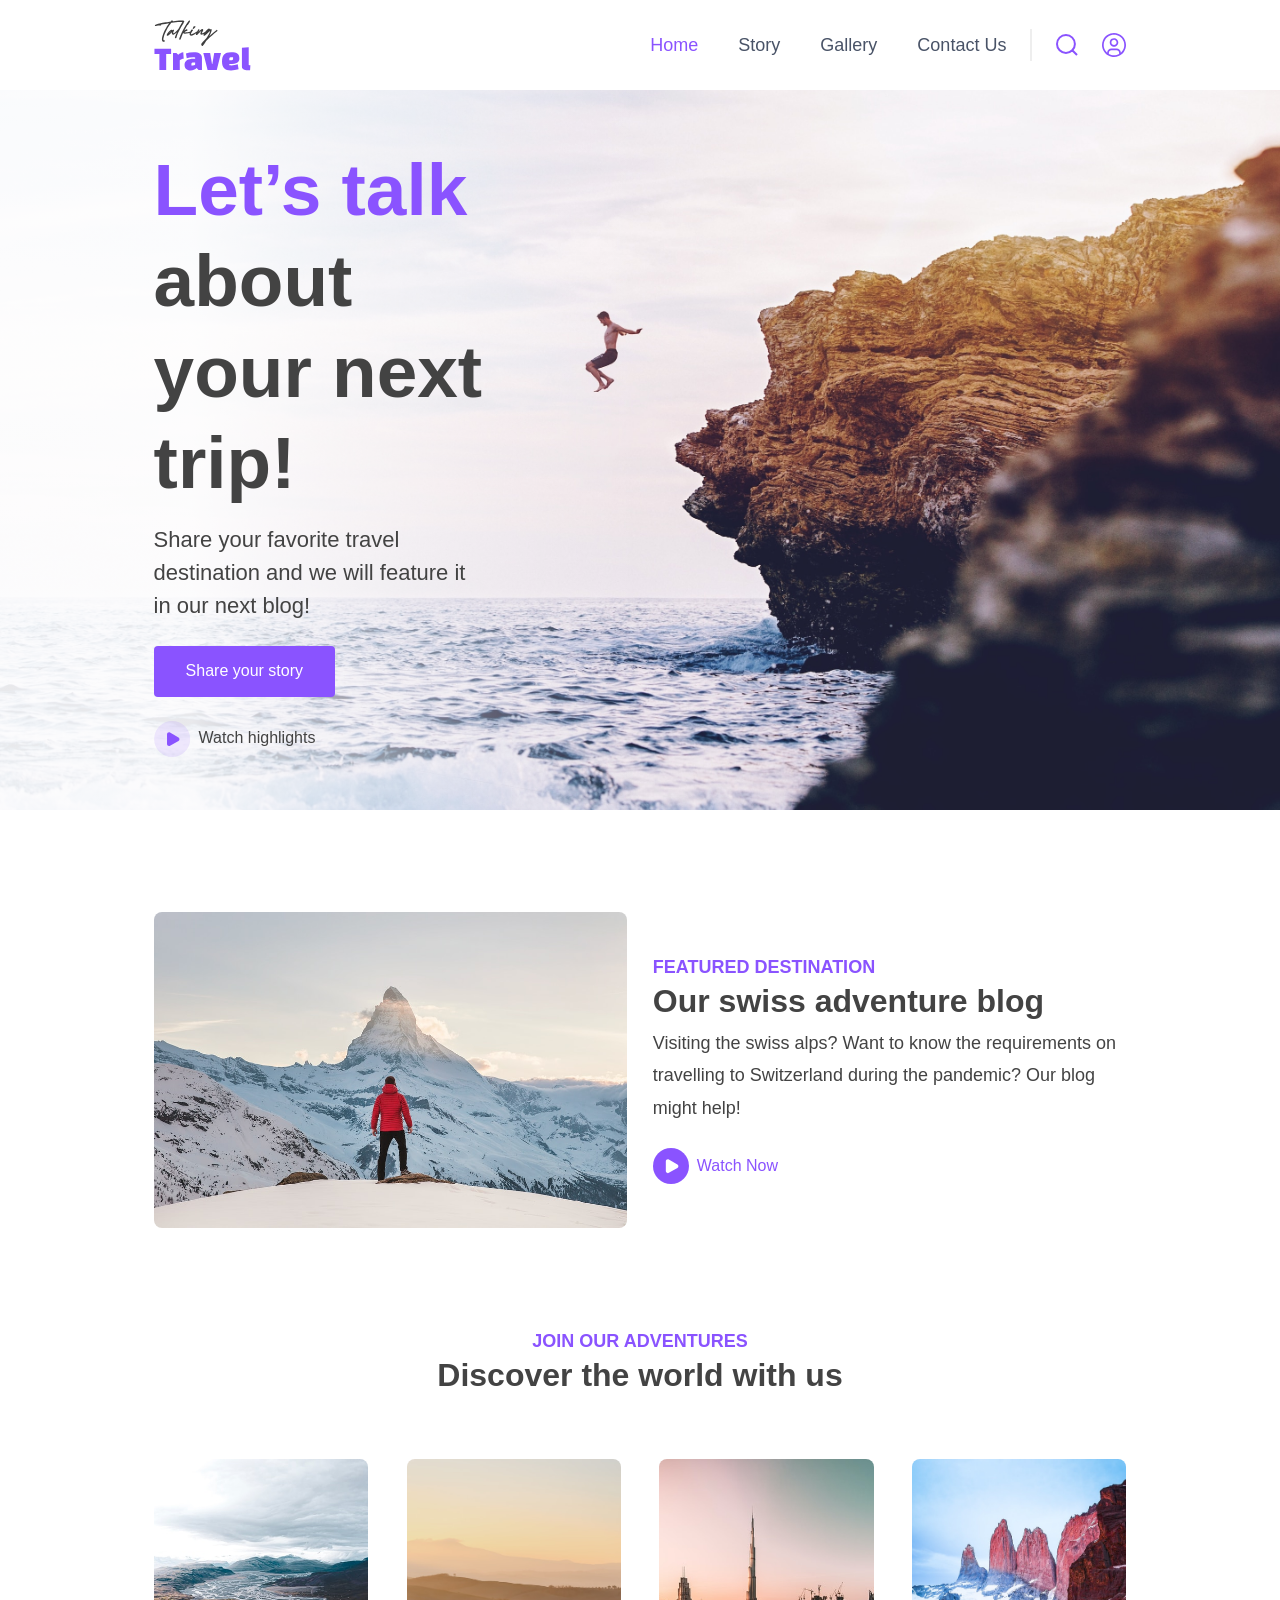
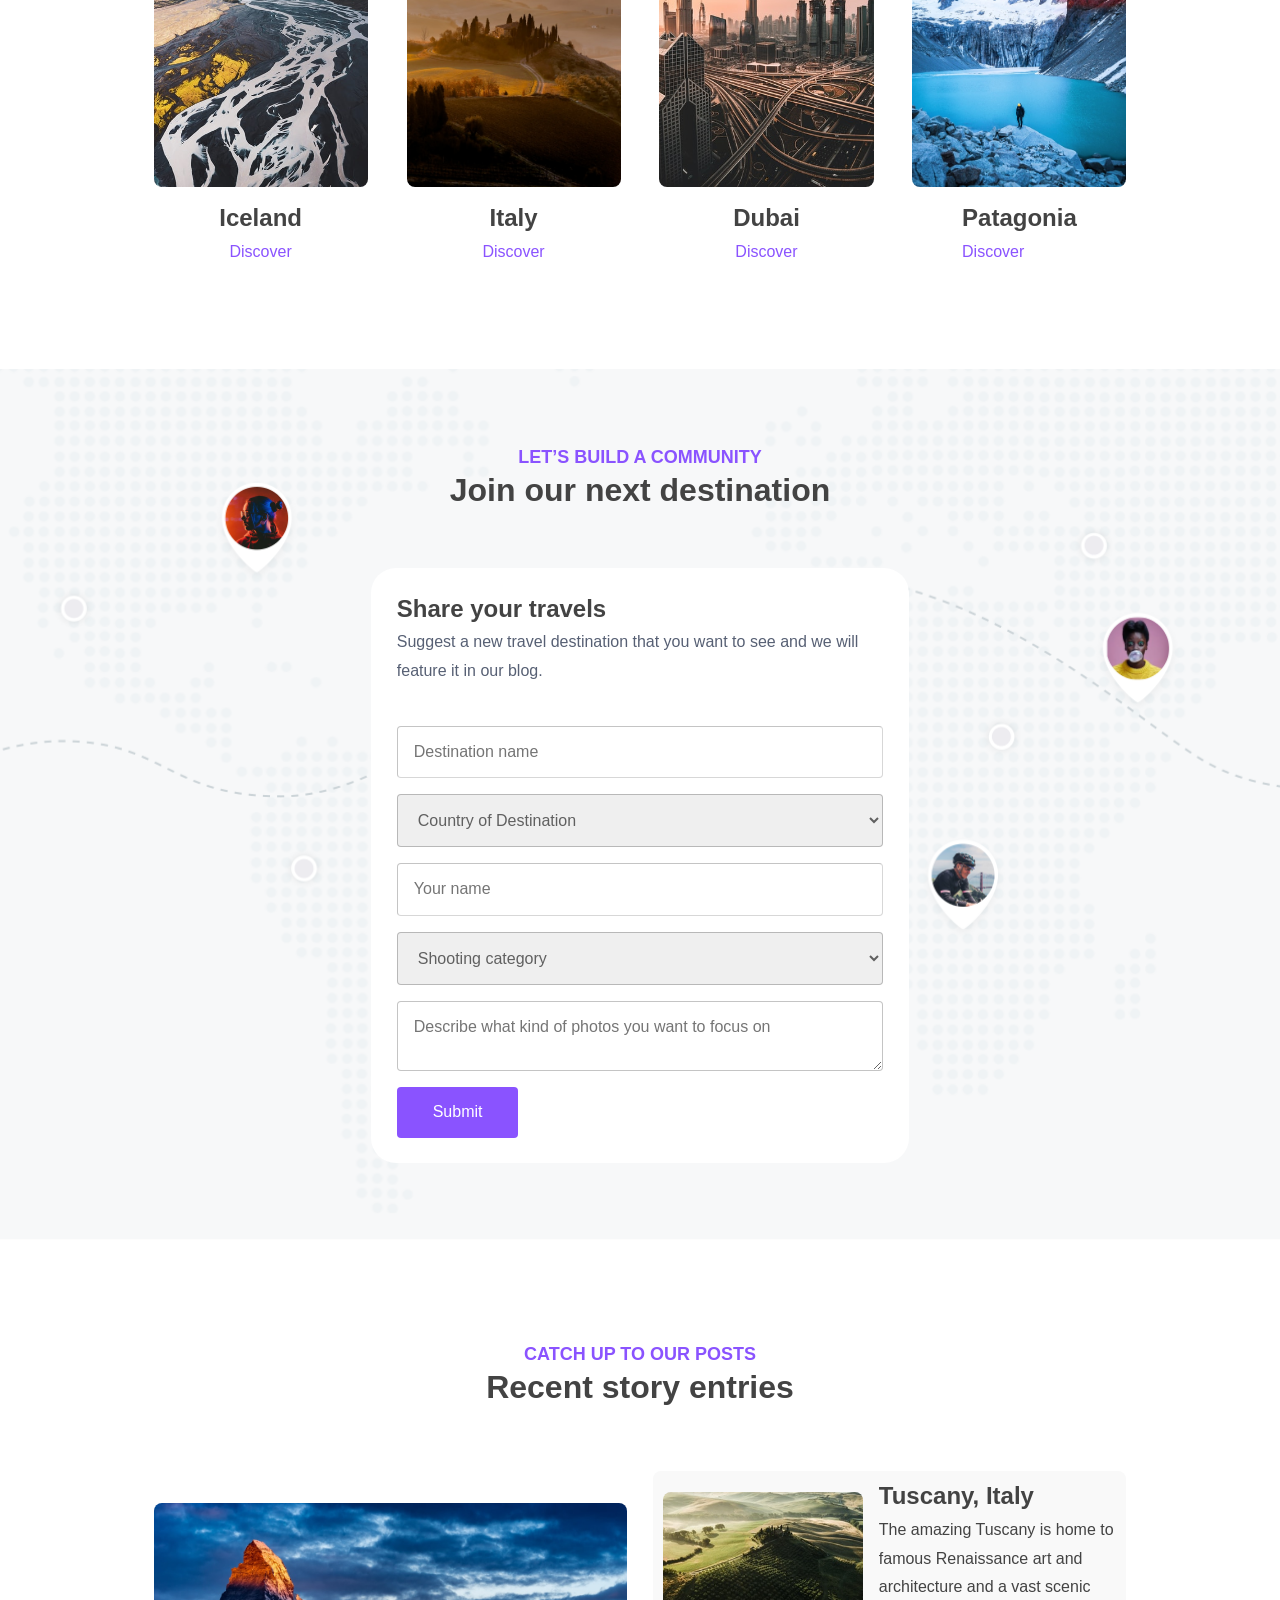
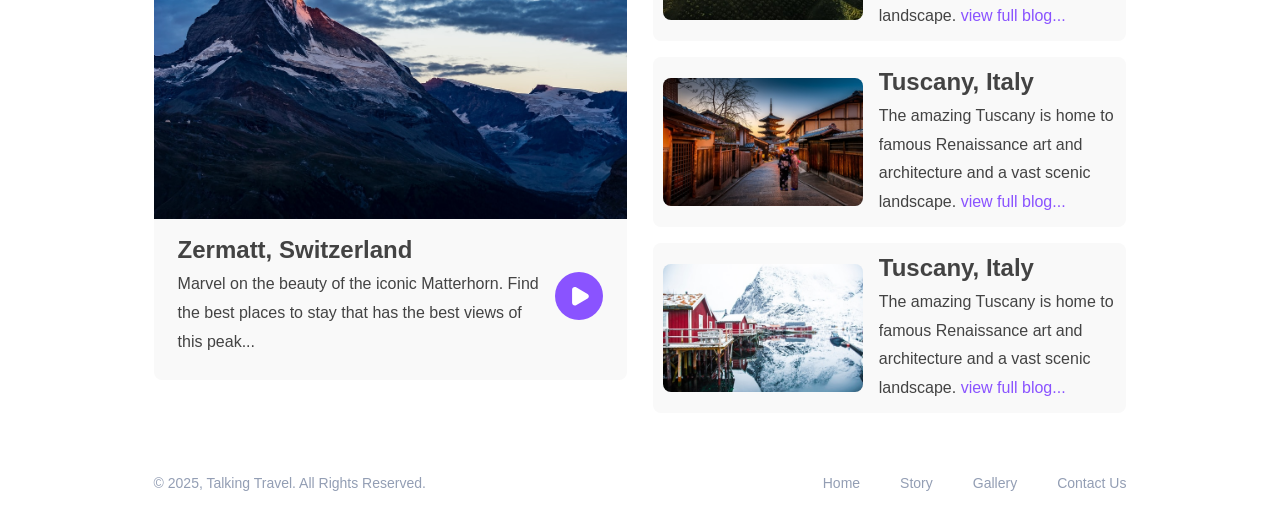
<file: index.html>
<!DOCTYPE html>
<html lang="en">
<head>
    <meta charset="UTF-8">
    <meta name="viewport" content="width=device-width, initial-scale=1.0">
    <link rel="stylesheet" href="src\styles\normalize.css">
    <link rel="stylesheet" href="src\styles\typography.css">
    <link rel="stylesheet" href="src\styles\blocks.css">
    <link rel="stylesheet" href="src\styles\sections-containers.css">
    <link rel="stylesheet" href="src\styles\header.css">
    <link rel="stylesheet" href="src\styles\footer.css">
    <link rel="stylesheet" href="src\styles\form.css">
    <link rel="stylesheet" href="src\styles\cards.css">
    <link rel="stylesheet" href="src\styles\modificators.css">
    <title>Homepage</title>
</head>
<body>
    <header class="header-container">
        <div class="logo-container">
            <img class="sub-logo-text" src="src\assets\logos\sub-logo-text.svg">
            <img class="main-logo-text" src="src\assets\logos\logo-text.svg">
        </div>
        <nav class="menu">
            <ul class="menu-pages">
                <li class="menu-pages__item menu-pages__item_active">Home</li>
                <li class="menu-pages__item">Story</li>
                <li class="menu-pages__item">Gallery</li>
                <li class="menu-pages__item">Contact us</li>
            </ul>
            <div class="vertical-divider"></div>
            <div class="menu-actions">
                <a class="menu-actions__action">
                    <img src="src\assets\icons\search-icon.svg">
                </a>
                <a class="menu-actions__action">
                    <img src="src\assets\icons\profile-icon.svg">
                </a>
            </div>
        </nav>
    </header>
    <div class="page-container">
        <div class="section-with-background-img hero-section hero-section__img">
            <div class="hero-container section-columns__column">
                <div class="hero-offer">
                    <h1 class="hero-header fade-in-lines"><span class="primary-color">Let’s talk</span> about your next trip!</h1>
                    <p class="hero-description">Share your favorite travel destination and we will feature it in our next blog!</p>
                </div>
                <div class="cta">
                    <button class="cta__button">Share your story</button>
                    <div class="cta__watch">
                        <img src="src\assets\icons\watch-icon.svg" alt="Человек прыгает в море со скалы">
                        <p>Watch highlights</p>
                    </div>
                </div>
            </div>
        </div>
        <div class="section">
            <div class="section-columns">
                <div class="section-columns__column">
                    <div class="image-container">
                        <img src="src\assets\images\info-section.jpg" alt="Человек стоит на горе и смотрит на вершину">
                    </div>
                </div>
                <div class="section-columns__column">
                    <h2 class="section-header">
                        <strong>Featured Destination</strong>
                        Our swiss adventure blog
                    </h2>
                    <p class="lead-text">Visiting the swiss alps? Want to know the requirements on travelling to Switzerland during the pandemic? Our blog might help! </p>
                    <div class="cta cta__watch">
                        <img src="src\assets\icons\watch-icon-accent.svg" alt="">
                        <a>Watch now</a>
                    </div>
                </div>
            </div>
        </div>
        <div class="section">
            <h2 class="section-header align-items-center">
                <strong>Join our adventures</strong>
                Discover the world with us
            </h2>
            <div class="cards-container">
                <div class="card">
                    <div class="image-container card__img-container">
                        <img src="src\assets\images\iceland-card-image.jpg" alt="Река течёт в горах Исландии">
                    </div>
                    <div class="card__title align-items-center">
                        <h3>Iceland</h3>
                        <a>Discover</a>
                    </div>
                </div>
                <div class="card">
                    <div class="image-container card__img-container">
                        <img src="src\assets\images\italy-card-image.jpg" alt="Красивая итальянская степь">
                    </div>
                    <div class="card__title align-items-center">
                        <h3>Italy</h3>
                        <a>Discover</a>
                    </div>
                </div>
                <div class="card">
                    <div class="image-container card__img-container">
                        <img src="src\assets\images\dubai-card-image.jpg" alt="Автомагистраль в Дубаи">
                    </div>
                    <div class="card__title align-items-center">
                        <h3>Dubai</h3>
                        <a>Discover</a>
                    </div>
                </div>
                <div class="card">
                    <div class="image-container card__img-container">
                        <img src="src\assets\images\patagonia-card-image.jpg" alt="Красивые ледянные горы с красными вершинами в Патагонии возле замерзшего водоема, человек стоит на льду у подножья гор">
                    </div>
                    <div class="card__title">
                        <h3>Patagonia</h3>
                        <a>Discover</a>
                    </div>
                </div>
            </div>
        </div>
        <div class="section-with-background-img share-form-section share-form-section__img justify-content-center">
            <div class="section-columns justify-content-center">
                <div class="section-columns__column">
                    <h2 class="section-header align-items-center">
                        <strong>Let’s build a community</strong>
                        Join our next destination
                    </h2>
                    <div class="form-container">
                        <h3 class="form-header">Share your travels</h3>
                        <p class="form-description">Suggest a new travel destination that you want to see and we will feature it in our blog.</p>
                        <form action="src/scripts/share-form.js" method="post" autocomplete="on" class="form">
                            <input type="text" id="destination-name" name="destination-name" placeholder="Destination name" class="form__input" required>
                            <select id="destination-country" name="destination-country" class="form__input form__input-select">
                                <option disabled selected>Country of Destination</option>
                                <option value="russia">Russia</option>
                                <option value="belarus">Belarus</option>
                                <option value="india">India</option>
                            </select>
                            <input type="text" id="your-name" name="your-name" placeholder="Your name" class="form__input" required>
                            <select id="shooting-category" name="shooting-category" class="form__input form__input-select">
                                <option disabled selected>Shooting category</option>
                                <option value="category-1">category 1</option>
                                <option value="category-2">category 1</option>
                                <option value="category-3">category 1</option>
                            </select>
                            <textarea id="comment" name="comment" placeholder="Describe what kind of photos you want to focus on" class="form__input"></textarea>
                            <input type="submit" value="Submit" class="cta__button submit-button">
                        </form>
                    </div>
                </div>
            </div>
        </div>
        <div class="section">
            <h2 class="section-header align-items-center">
                <strong>Catch up to our posts</strong>
                Recent story entries
            </h2>
            <div class="section-columns">
                <div class="section-columns__column">
                    <div class="story-card big-card">
                        <div class="image-container card__img-container">
                            <img src="src\assets\images\big-card-story.jpg" alt="Река течёт в горах Исландии">
                        </div>
                        <div class="big-card__body">
                            <div class="card__title">
                                <h3>Zermatt, Switzerland</h3>
                                <p>Marvel on the beauty of the iconic Matterhorn. Find the best places to stay that has the best views of this peak...</p>
                            </div>
                            <div class="cta cta__watch">
                                <img src="src\assets\icons\watch-icon-accent.svg" alt="">
                            </div>
                        </div>
                    </div>
                </div>
                <div class="section-columns__column">
                    <div class="horizontal-cards-container">
                        <div class="story-card horizontal-card">
                            <div class="image-container">
                                <img src="src\assets\images\horizontal-card-1.jpg" alt="Река течёт в горах Исландии">
                            </div>
                            <div class="card__title">
                                <h3>Tuscany, Italy</h3>
                                <p>The amazing Tuscany is home to famous Renaissance art and architecture and a vast scenic landscape. <a>view full blog...</a></p>
                            </div>
                        </div>
                        <div class="story-card horizontal-card">
                            <div class="image-container">
                                <img src="src\assets\images\horizontal-card-2.jpg" alt="Река течёт в горах Исландии">
                            </div>
                            <div class="card__title">
                                <h3>Tuscany, Italy</h3>
                                <p>The amazing Tuscany is home to famous Renaissance art and architecture and a vast scenic landscape. <a>view full blog...</a></p>
                            </div>
                        </div>
                        <div class="story-card horizontal-card">
                            <div class="image-container">
                                <img src="src\assets\images\horizontal-card-3.jpg" alt="Река течёт в горах Исландии">
                            </div>
                            <div class="card__title">
                                <h3>Tuscany, Italy</h3>
                                <p>The amazing Tuscany is home to famous Renaissance art and architecture and a vast scenic landscape. <a>view full blog...</a></p>
                            </div>
                        </div>
                    </div>
                </div>
            </div>
        </div>
    </div>
    <footer class="footer-container">
        <p>© 2025, Talking Travel. All Rights Reserved.</p>
        <ul class="menu-pages">
            <li class="menu-pages__item">Home</li>
            <li class="menu-pages__item">Story</li>
            <li class="menu-pages__item">Gallery</li>
            <li class="menu-pages__item">Contact us</li>
        </ul>
    </footer>
</body>
</html>
</file>
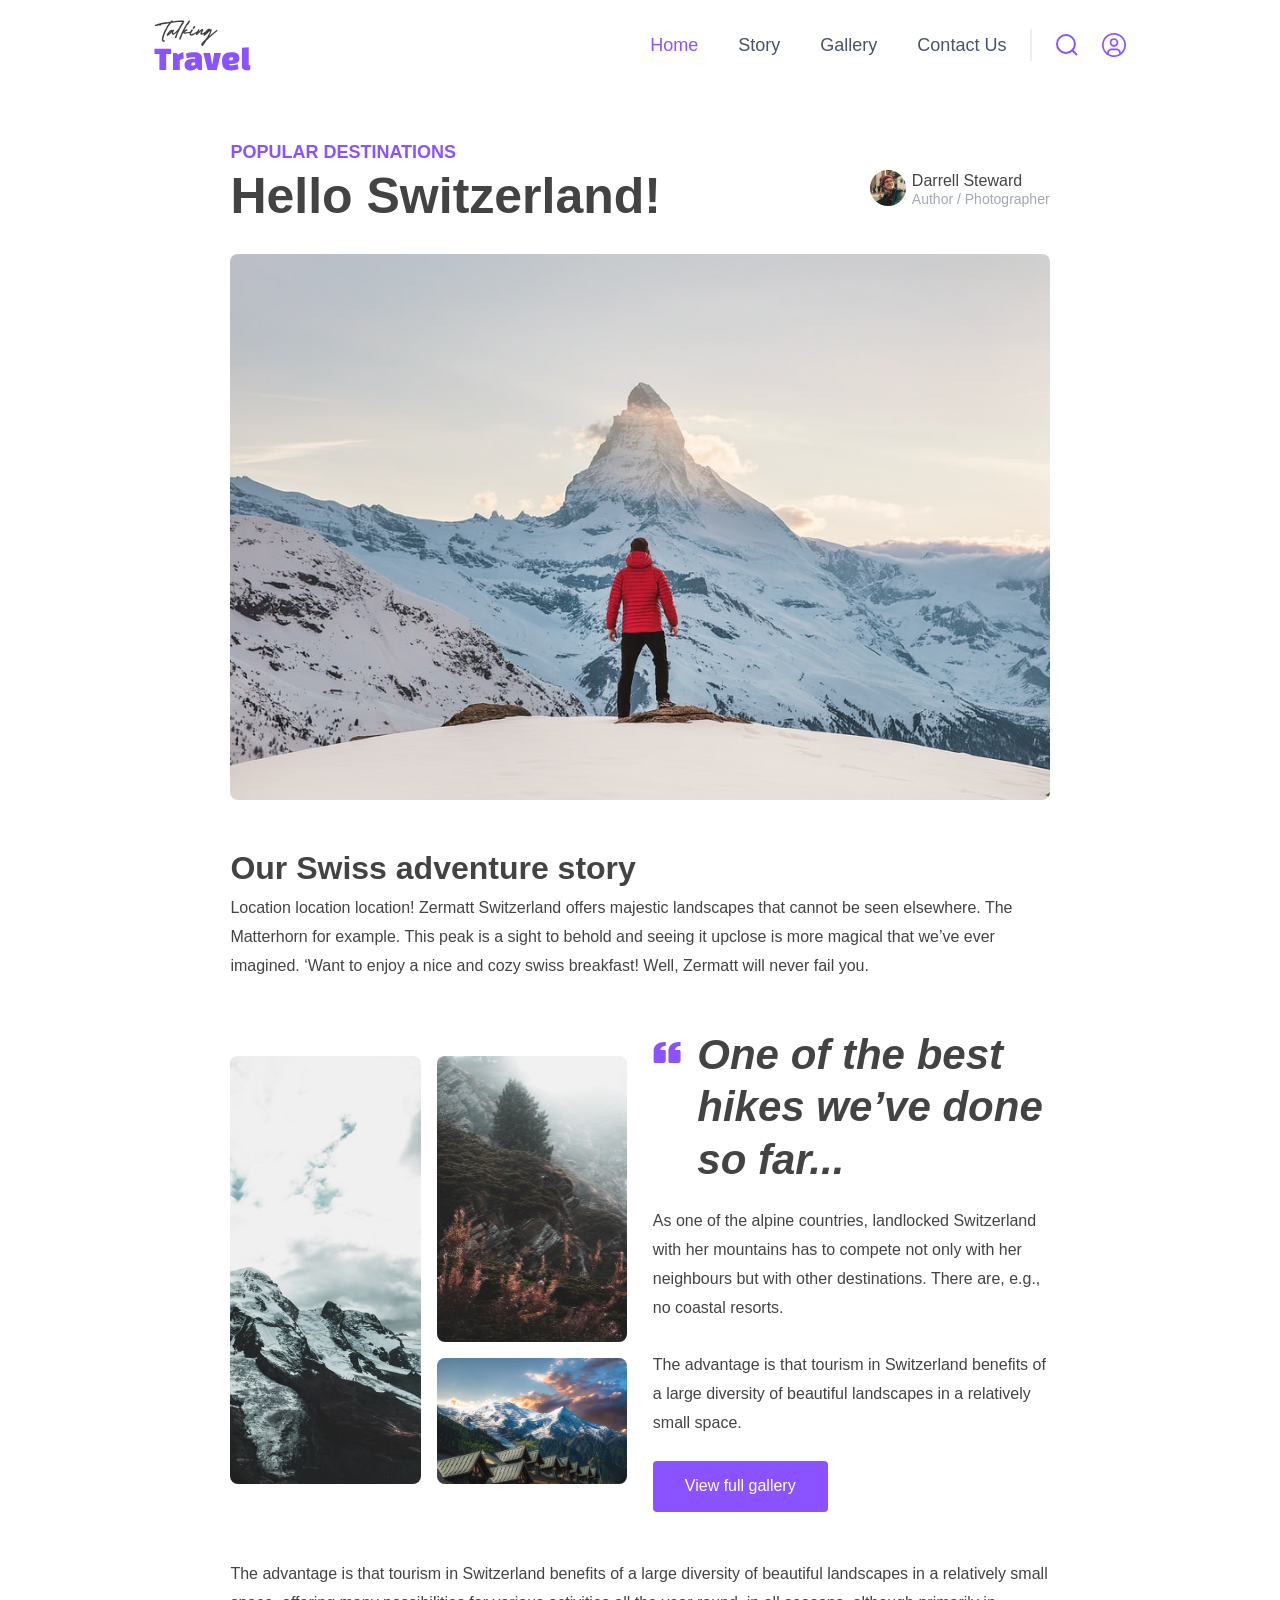
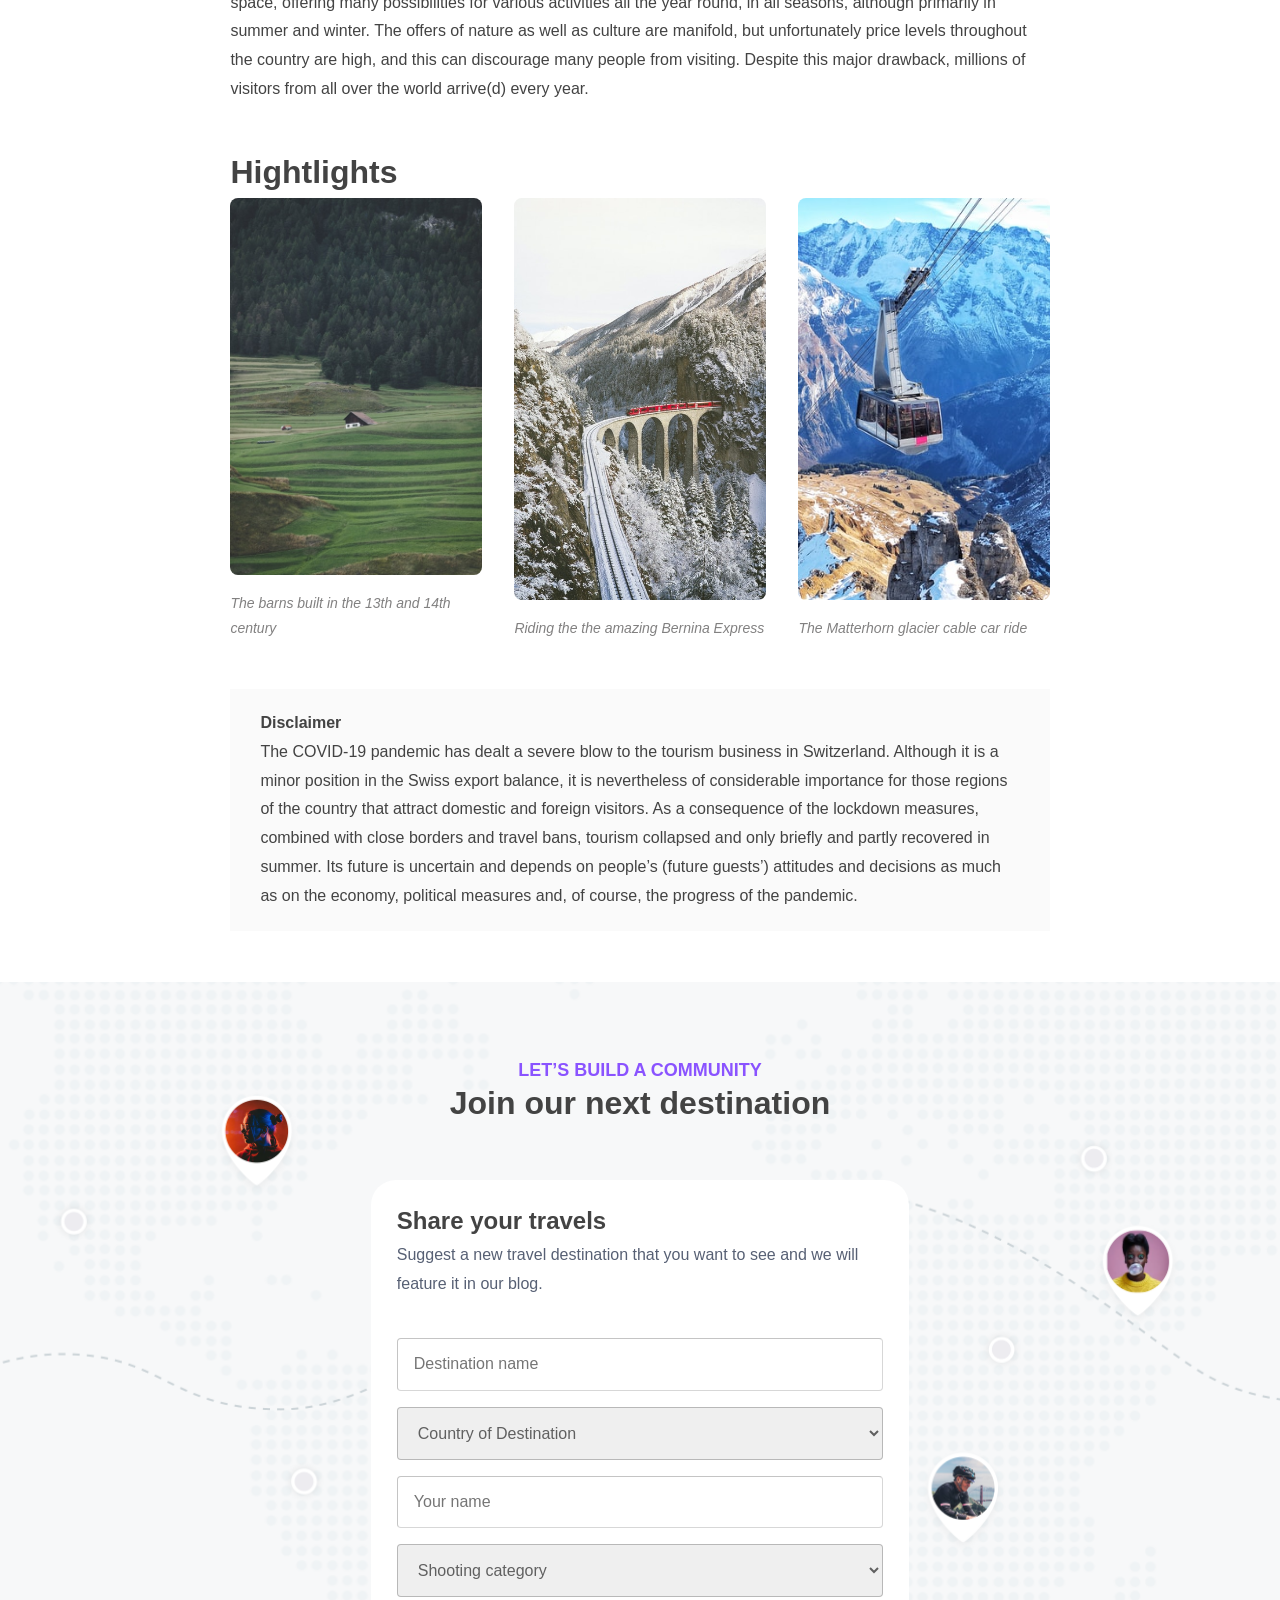
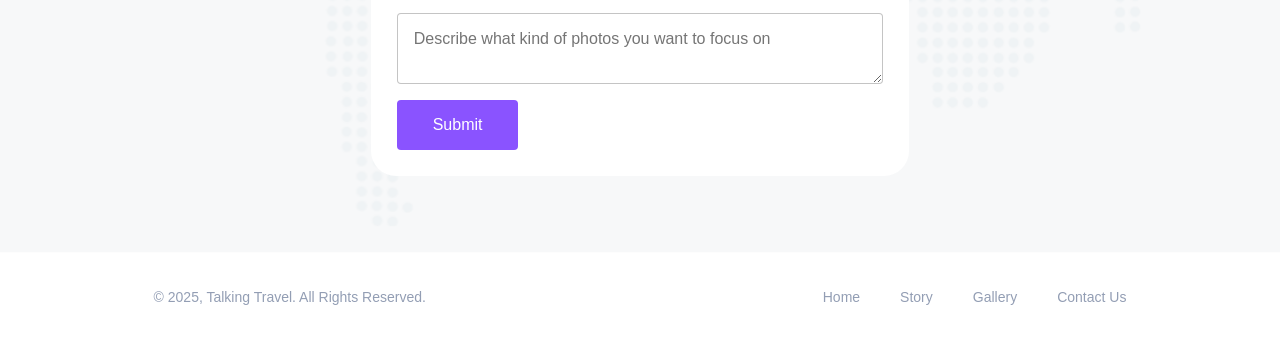
<file: blog-article-page.html>
<!DOCTYPE html>
<html lang="en">
<head>
    <meta charset="UTF-8">
    <meta name="viewport" content="width=device-width, initial-scale=1.0">
    <link rel="stylesheet" href="src\styles\normalize.css">
    <link rel="stylesheet" href="src\styles\typography.css">
    <link rel="stylesheet" href="src\styles\sections-containers.css">
    <link rel="stylesheet" href="src\styles\blocks.css">
    <link rel="stylesheet" href="src\styles\header.css">
    <link rel="stylesheet" href="src\styles\footer.css">
    <link rel="stylesheet" href="src\styles\form.css">
    <link rel="stylesheet" href="src\styles\cards.css">
    <link rel="stylesheet" href="src\styles\story-header.css">
    <link rel="stylesheet" href="src\styles\modificators.css">
    <title>Blog article page</title>
</head>
<body>
    <header class="header-container">
        <div class="logo-container">
            <img class="sub-logo-text" src="src\assets\logos\sub-logo-text.svg">
            <img class="main-logo-text" src="src\assets\logos\logo-text.svg">
        </div>
        <nav class="menu">
            <ul class="menu-pages">
                <li class="menu-pages__item menu-pages__item_active">Home</li>
                <li class="menu-pages__item">Story</li>
                <li class="menu-pages__item">Gallery</li>
                <li class="menu-pages__item">Contact us</li>
            </ul>
            <div class="vertical-divider"></div>
            <div class="menu-actions">
                <a class="menu-actions__action">
                    <img src="src\assets\icons\search-icon.svg">
                </a>
                <a class="menu-actions__action">
                    <img src="src\assets\icons\profile-icon.svg">
                </a>
            </div>
        </nav>
    </header>
    <div class="story-page-container">
        <div class="story-container">
            <div class="story__header">
                <h1 class="section-header story-title">
                    <strong>popular destinations</strong>
                    Hello Switzerland!
                </h1>
                <div class="story__author">
                    <div class="story__author-avatar">
                        <img src="src\assets\images\author-avatar.png">
                    </div>
                    <div class="story__author-name-container">
                        <p class="author-name">Darrell Steward</p>
                        <p class="author-title">Author / Photographer</p>
                    </div>
                </div>
            </div>
            <div class="story__content">    
                <div class="image-container">
                    <img src="src\assets\images\info-section.jpg">
                </div>
                <div class="section">
                    <h2>Our Swiss adventure story</h2>
                    <p>Location location location! Zermatt Switzerland offers majestic landscapes that cannot be seen elsewhere. The Matterhorn for example. This peak is a sight to behold and seeing it upclose is more magical that we’ve ever imagined. ‘Want to enjoy a nice and cozy swiss breakfast! Well, Zermatt will never fail you.</p>
                </div>
                <div class="section-columns">
                    <div class="section-columns__column">
                        <div class="section-columns gallery-section-columns">
                            <div class="section-columns__column gallery-section-columns__column">
                                <div class="image-container">
                                    <img src="src\assets\images\gallery-img-one.jpg" alt="Человек стоит на горе и смотрит на вершину">
                                </div>
                            </div>
                            <div class="section-columns__column gallery-section-columns__column">
                                <div class="image-container">
                                    <img src="src\assets\images\gallery-img-two.jpg" alt="Человек стоит на горе и смотрит на вершину">
                                </div>
                                <div class="image-container gallery-section-columns__column">
                                    <img src="src\assets\images\gallery-img-three.jpg" alt="Человек стоит на горе и смотрит на вершину">
                                </div>
                            </div>
                        </div>
                    </div>
                    <div class="section-columns__column">
                        <div class="big-quote-container">
                            <div class="image-container">
                                <img src="src\assets\icons\quote.svg" alt="" class="big-quote-icon">
                            </div>
                            <div class="big-quote">One of the best hikes we’ve done so far...</div>
                        </div>
                        <p>As one of the alpine countries, landlocked Switzerland with her mountains has to compete not only with her neighbours but with other destinations. There are, e.g., no coastal resorts.<br><br>The advantage is that tourism in Switzerland benefits of a large diversity of beautiful landscapes in a relatively small space.</p>
                        <div class="cta">
                            <button class="cta__button">View full gallery</button>
                        </div>
                    </div>
                </div>
                <p>The advantage is that tourism in Switzerland benefits of a large diversity of beautiful landscapes in a relatively small space, offering many possibilities for various activities all the year round, in all seasons, although primarily in summer and winter. The offers of nature as well as culture are manifold, but unfortunately price levels throughout the country are high, and this can discourage many people from visiting. Despite this major drawback, millions of visitors from all over the world arrive(d) every year.</p>
                <div class="section">
                    <h2>Hightlights</h2>
                    <div class="cards-container">
                        <div class="card">
                            <div class="image-container card__img-container">
                                <img src="src\assets\images\barns.jpg" alt="Река течёт в горах Исландии">
                            </div>
                            <p class="card__description">The barns built in the 13th and 14th century</p>
                        </div>
                        <div class="card">
                            <div class="image-container card__img-container">
                                <img src="src\assets\images\express.jpg" alt="Красивая итальянская степь">
                            </div>
                            <p class="card__description">Riding the the amazing Bernina Express</p>
                        </div>
                        <div class="card">
                            <div class="image-container card__img-container">
                                <img src="src\assets\images\cable-car.jpg" alt="Автомагистраль в Дубаи">
                            </div>
                            <p class="card__description">The Matterhorn glacier cable car ride</p>
                        </div>
                    </div>
                </div>            
            <div class="common-quote-container">
                <p><b>Disclaimer</b><br>The COVID-19 pandemic has dealt a severe blow to the tourism business in Switzerland. Although it is a minor position in the Swiss export balance, it is nevertheless of considerable importance for those regions of the country that attract domestic and foreign visitors. As a consequence of the lockdown measures, combined with close borders and travel bans, tourism collapsed and only briefly and partly recovered in summer. Its future is uncertain and depends on people’s (future guests’) attitudes and decisions as much as on the economy, political measures and, of course, the progress of the pandemic.</p>
            </div>
            </div>
        </div>
        <div class="section-with-background-img share-form-section share-form-section__img justify-content-center">
            <div class="section-columns justify-content-center">
                <div class="section-columns__column">
                    <h2 class="section-header align-items-center">
                        <strong>Let’s build a community</strong>
                        Join our next destination
                    </h2>
                    <div class="form-container">
                        <h3 class="form-header">Share your travels</h3>
                        <p class="form-description">Suggest a new travel destination that you want to see and we will feature it in our blog.</p>
                        <form action="src/scripts/share-form.js" method="post" autocomplete="on" class="form">
                            <input type="text" id="destination-name" name="destination-name" placeholder="Destination name" class="form__input" required>
                            <select id="destination-country" name="destination-country" class="form__input form__input-select">
                                <option disabled selected>Country of Destination</option>
                                <option value="russia">Russia</option>
                                <option value="belarus">Belarus</option>
                                <option value="india">India</option>
                            </select>
                            <input type="text" id="your-name" name="your-name" placeholder="Your name" class="form__input" required>
                            <select id="shooting-category" name="shooting-category" class="form__input form__input-select">
                                <option disabled selected>Shooting category</option>
                                <option value="category-1">category 1</option>
                                <option value="category-2">category 1</option>
                                <option value="category-3">category 1</option>
                            </select>
                            <textarea id="comment" name="comment" placeholder="Describe what kind of photos you want to focus on" class="form__input"></textarea>
                            <input type="submit" value="Submit" class="cta__button submit-button">
                        </form>
                    </div>
                </div>
            </div>
        </div>
    </div>
    <footer class="footer-container">
        <p>© 2025, Talking Travel. All Rights Reserved.</p>
        <ul class="menu-pages">
            <li class="menu-pages__item">Home</li>
            <li class="menu-pages__item">Story</li>
            <li class="menu-pages__item">Gallery</li>
            <li class="menu-pages__item">Contact us</li>
        </ul>
    </footer>
</body>
</html>
</file>
